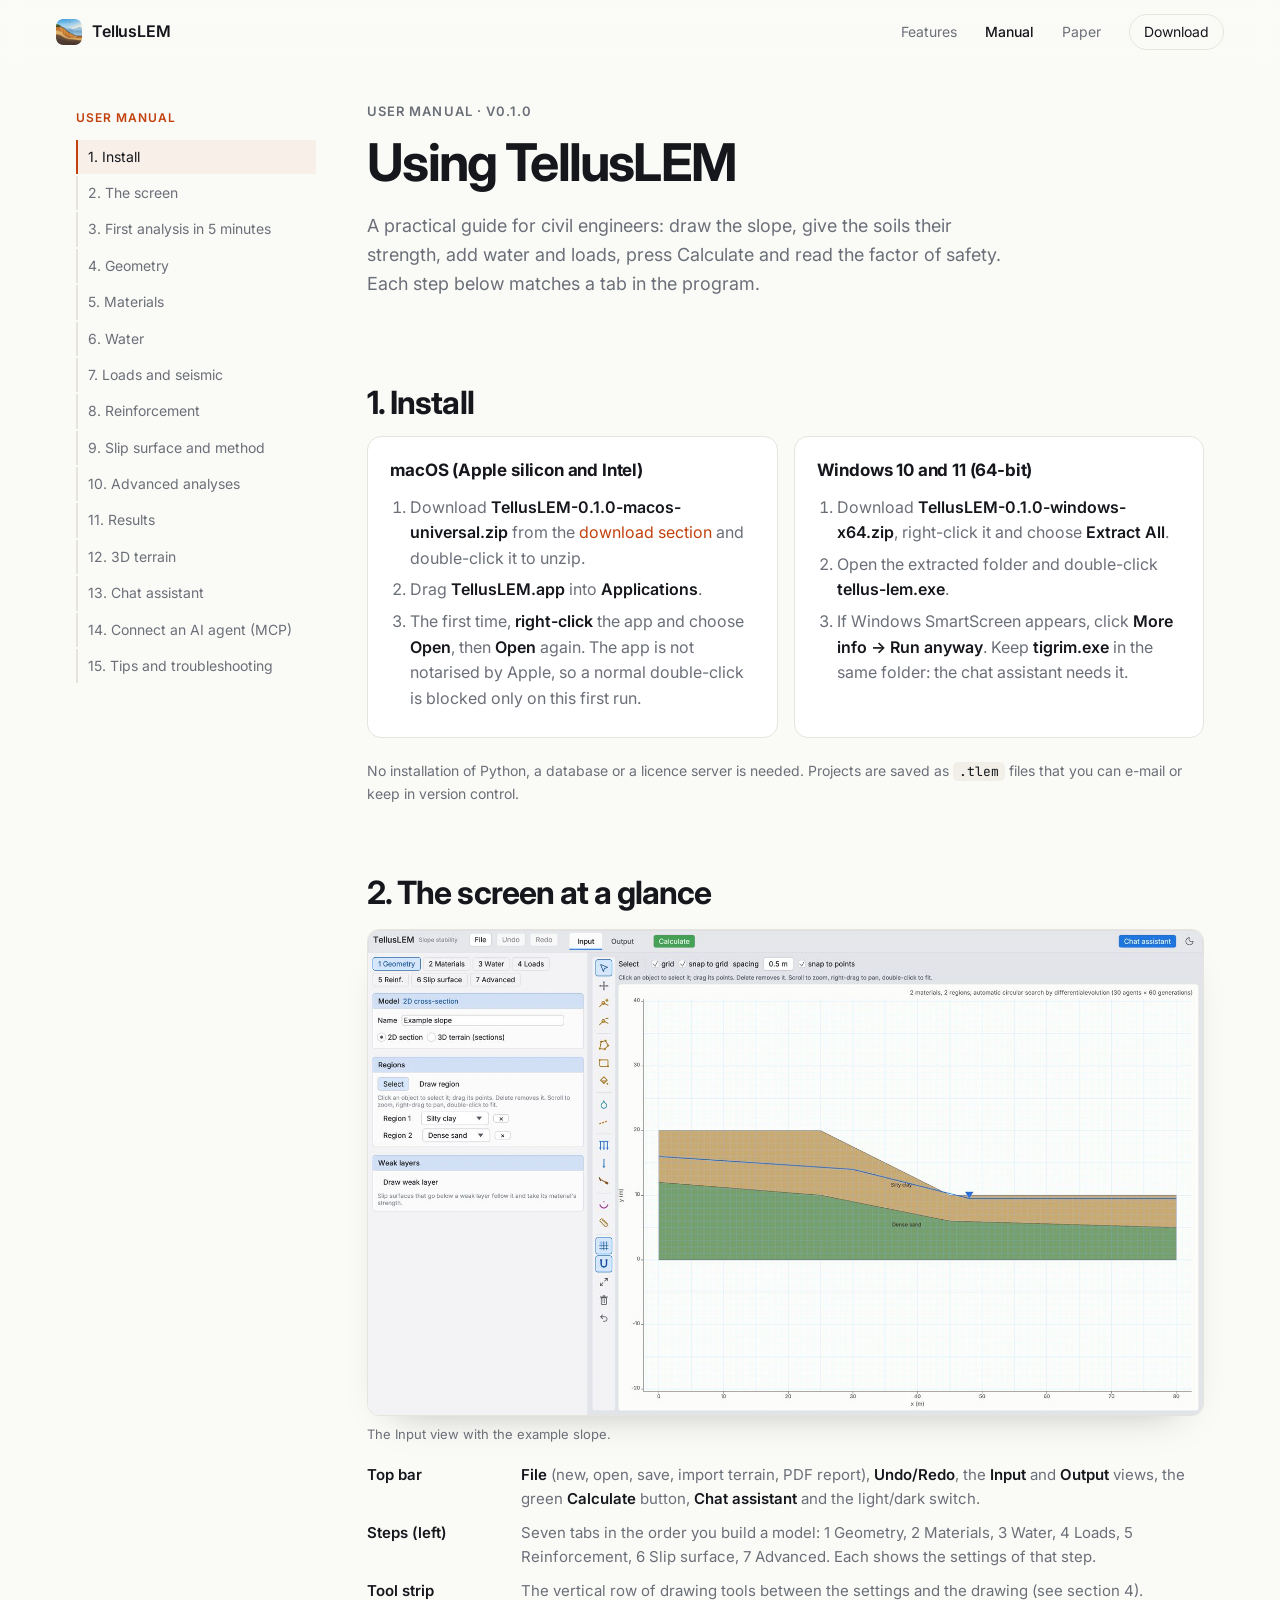
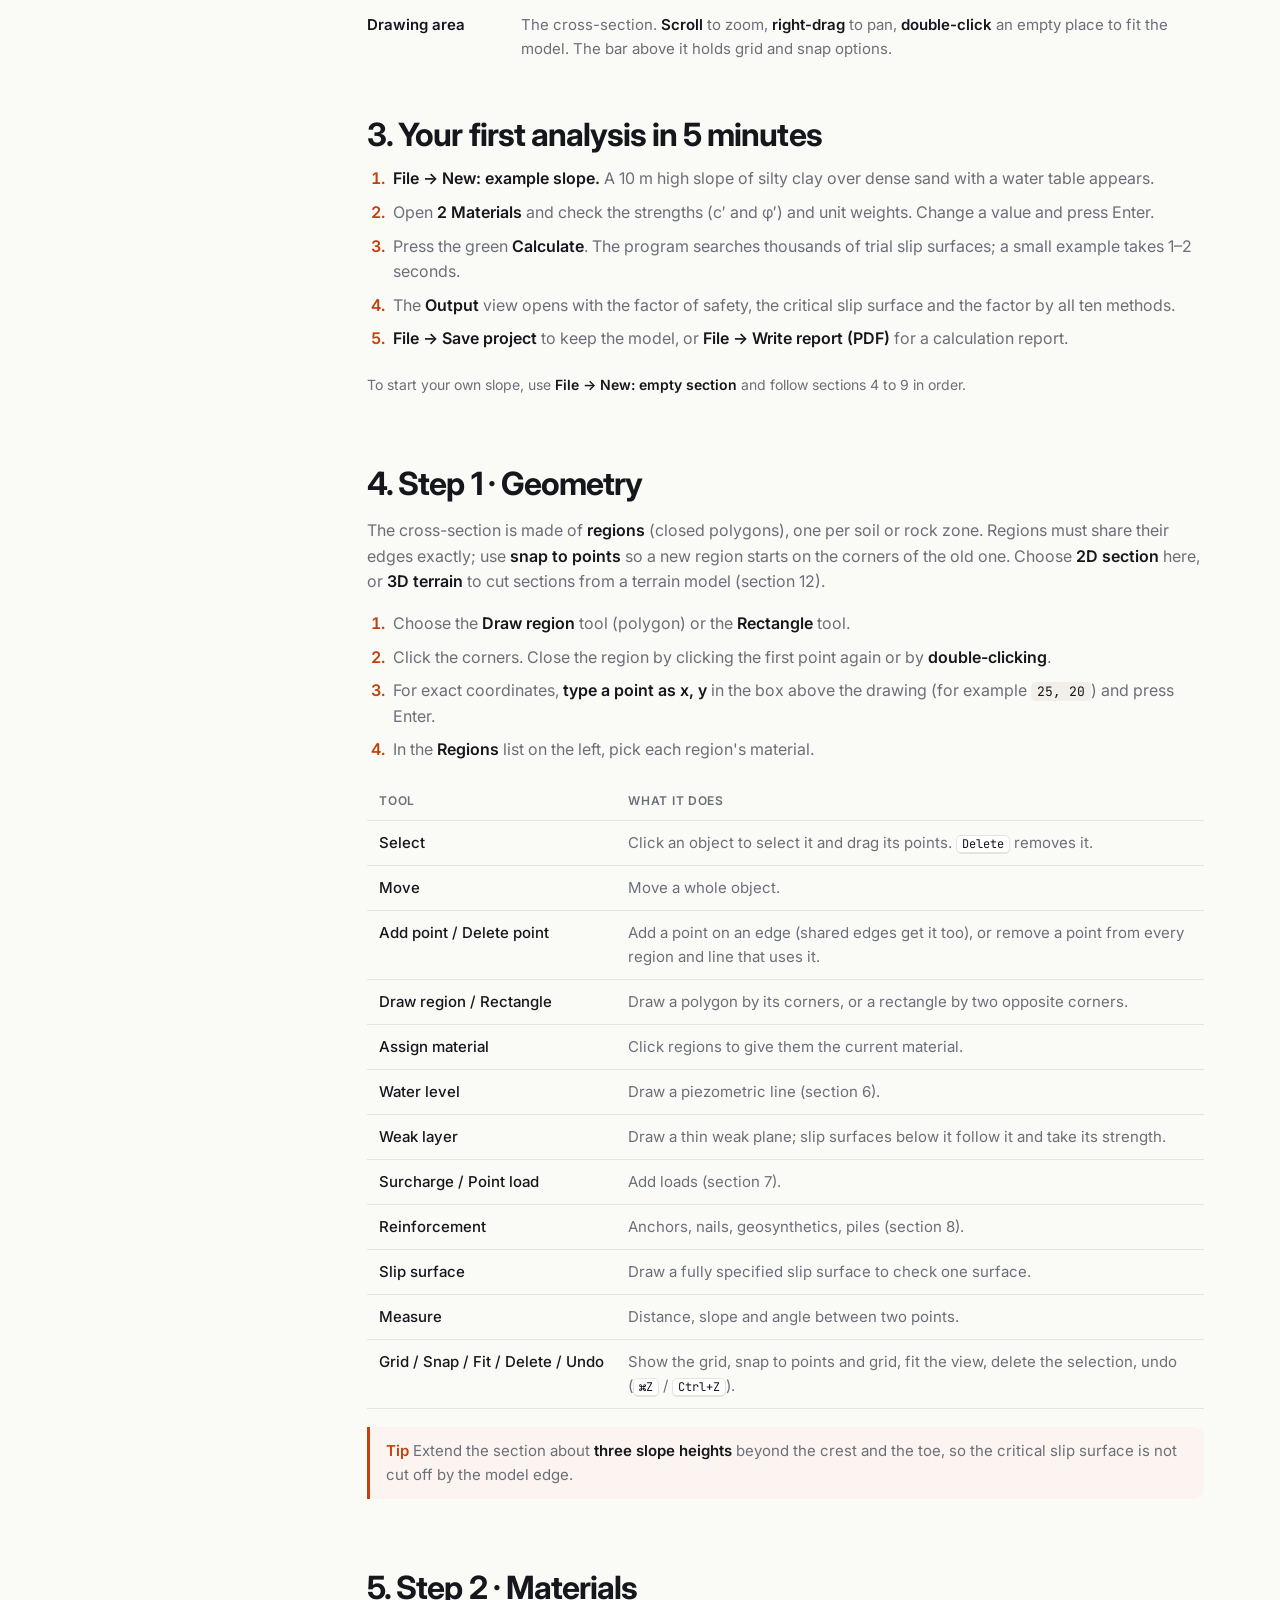
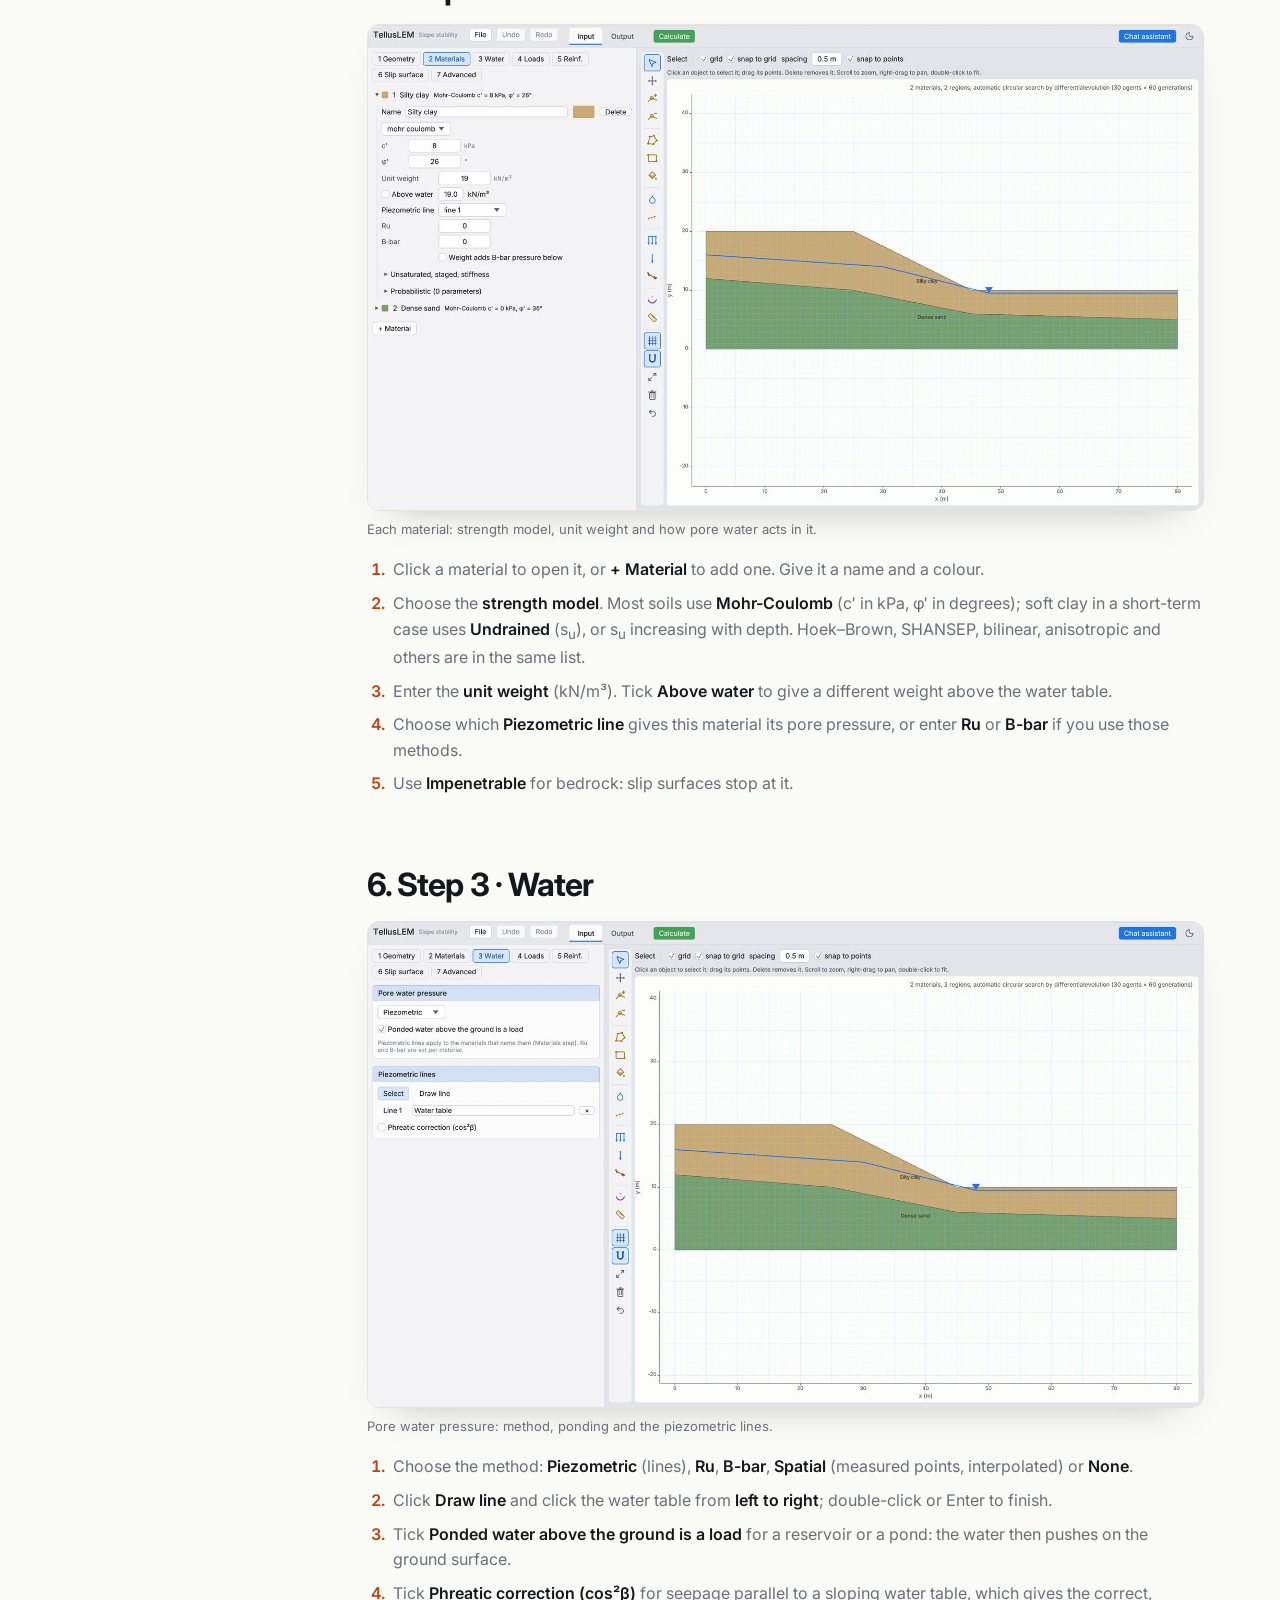
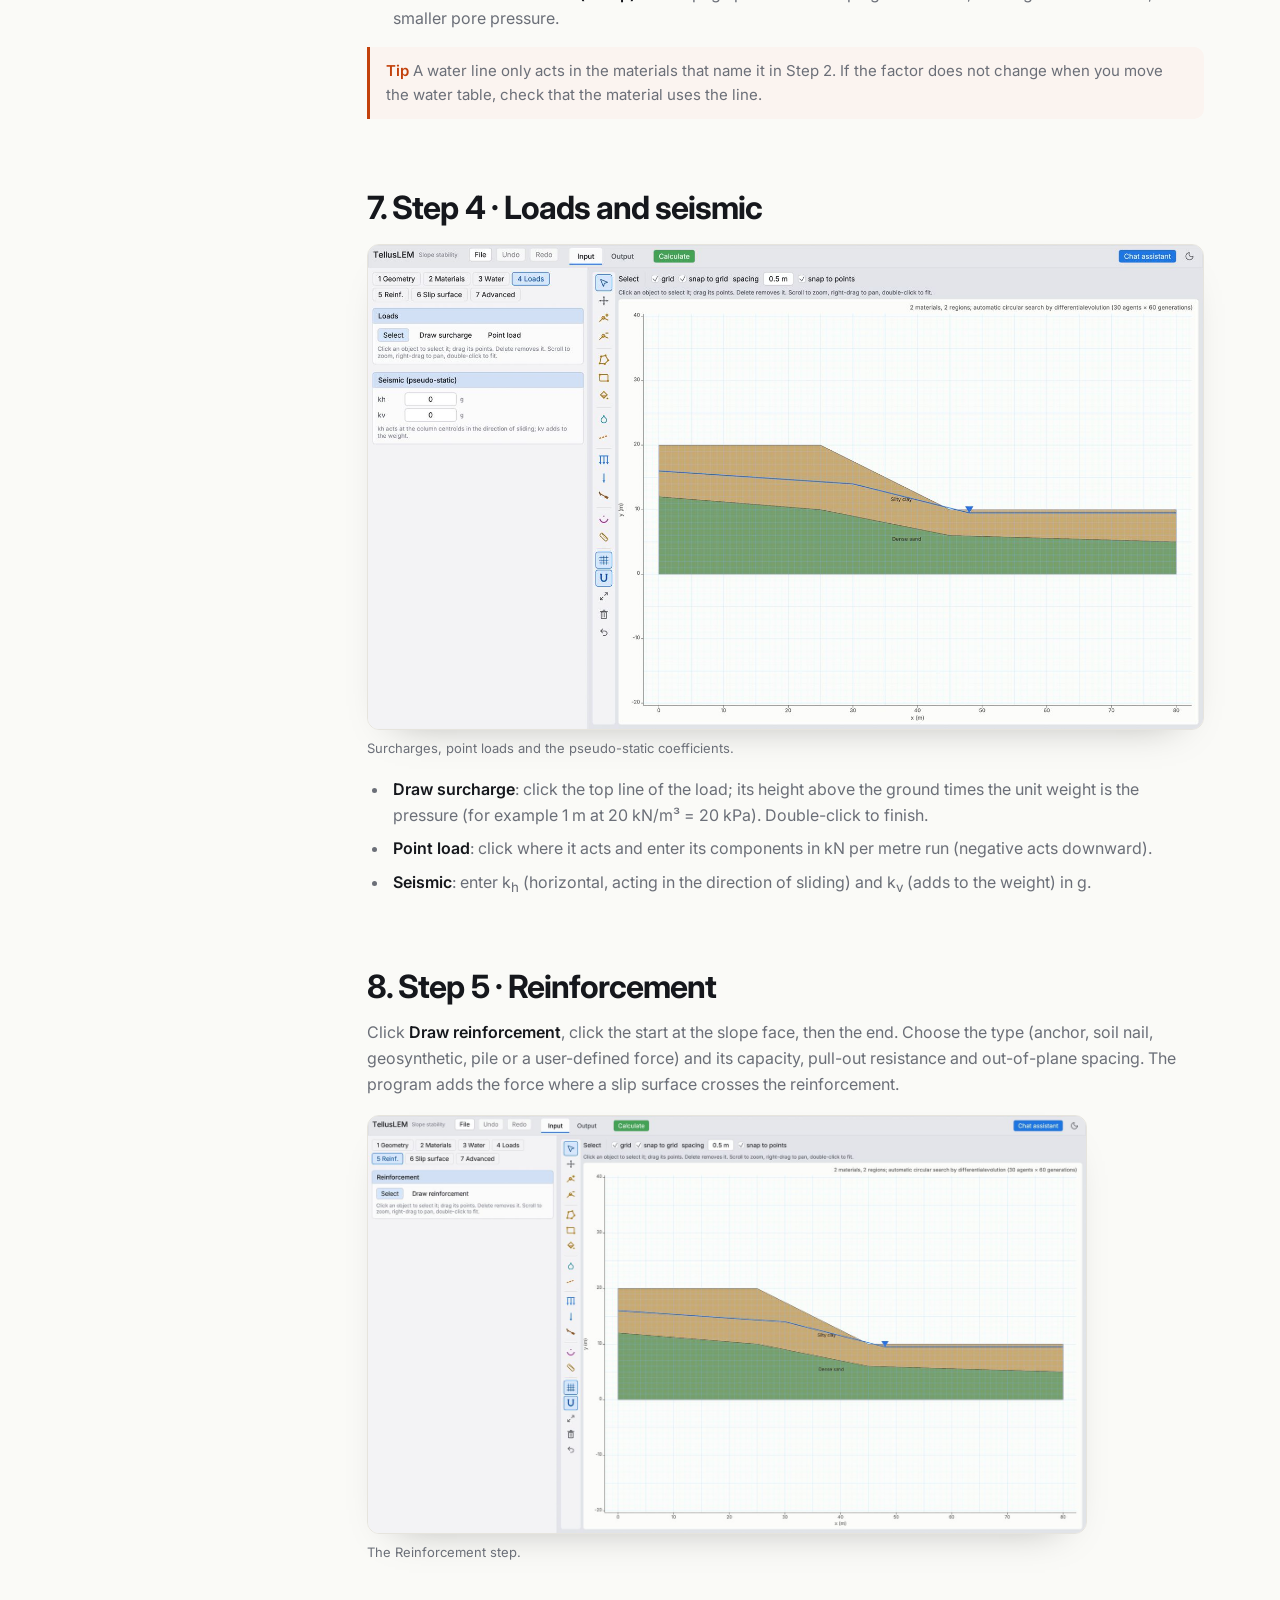
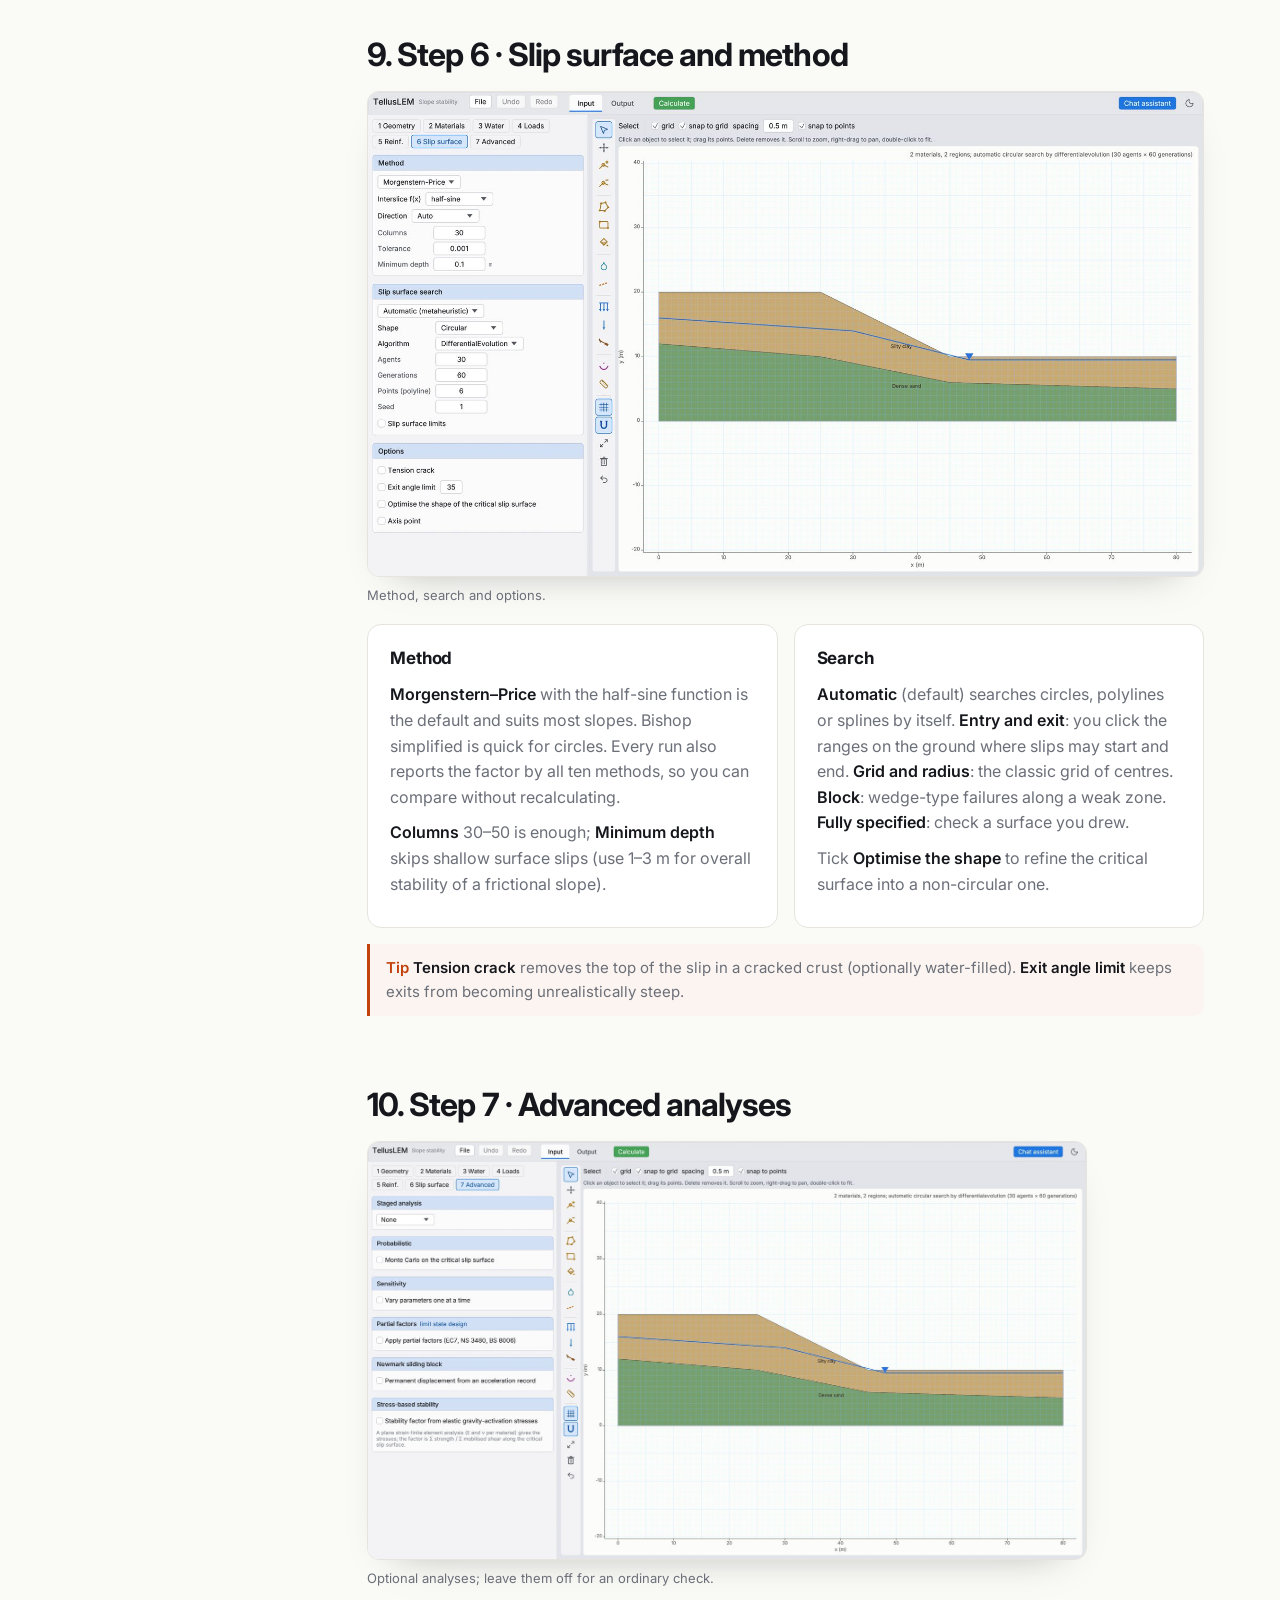
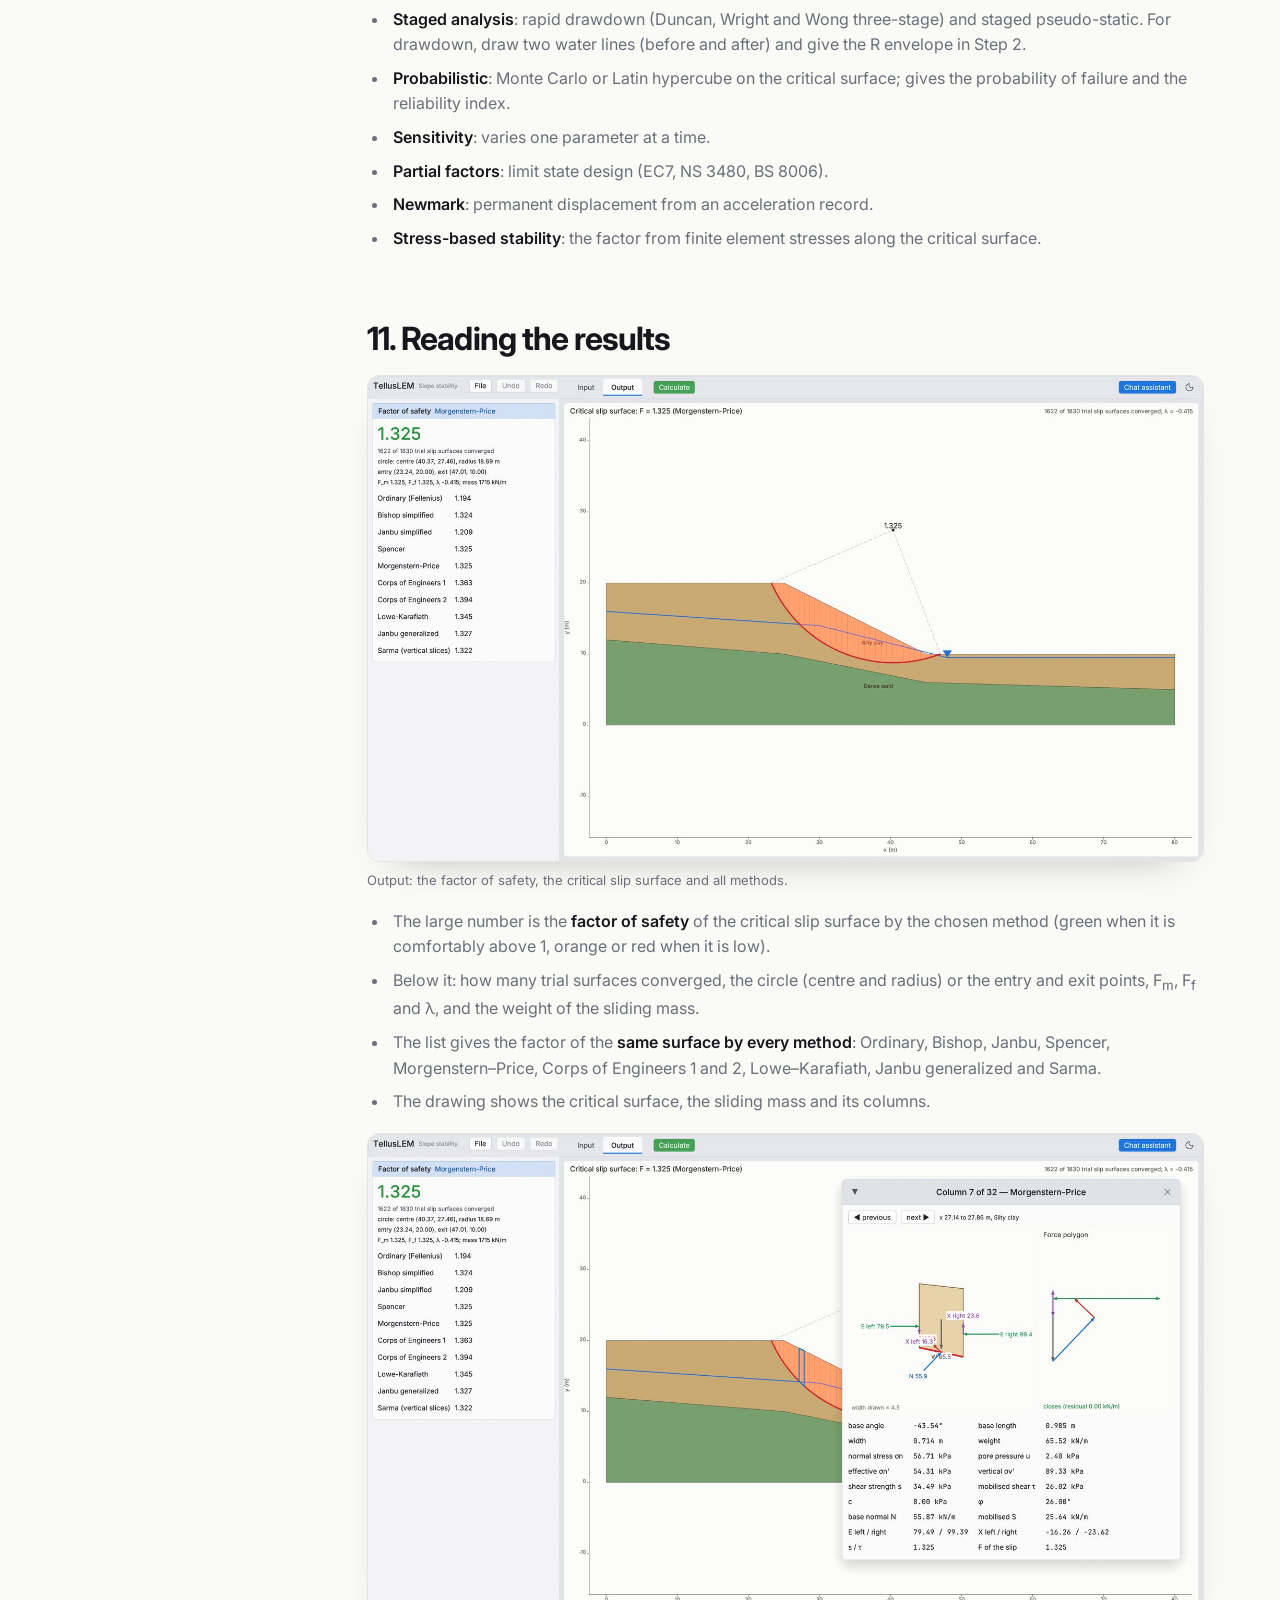
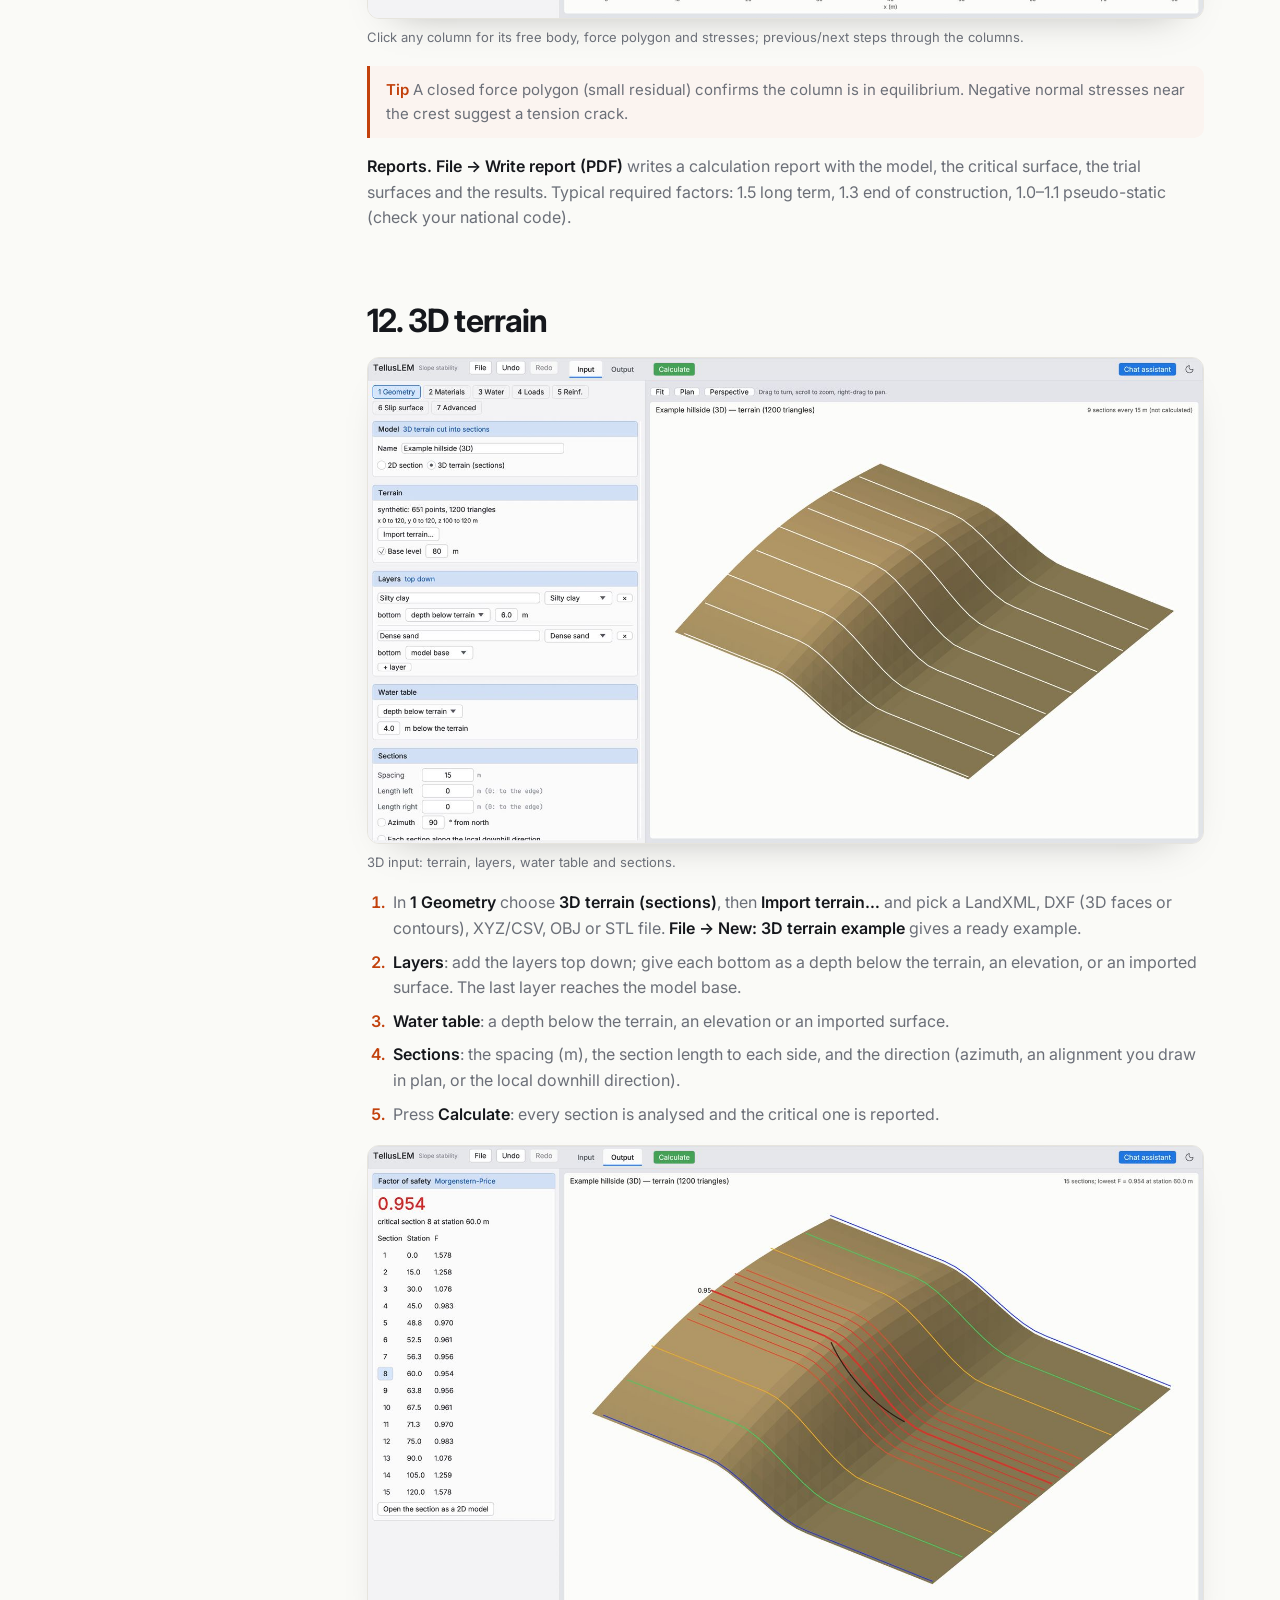
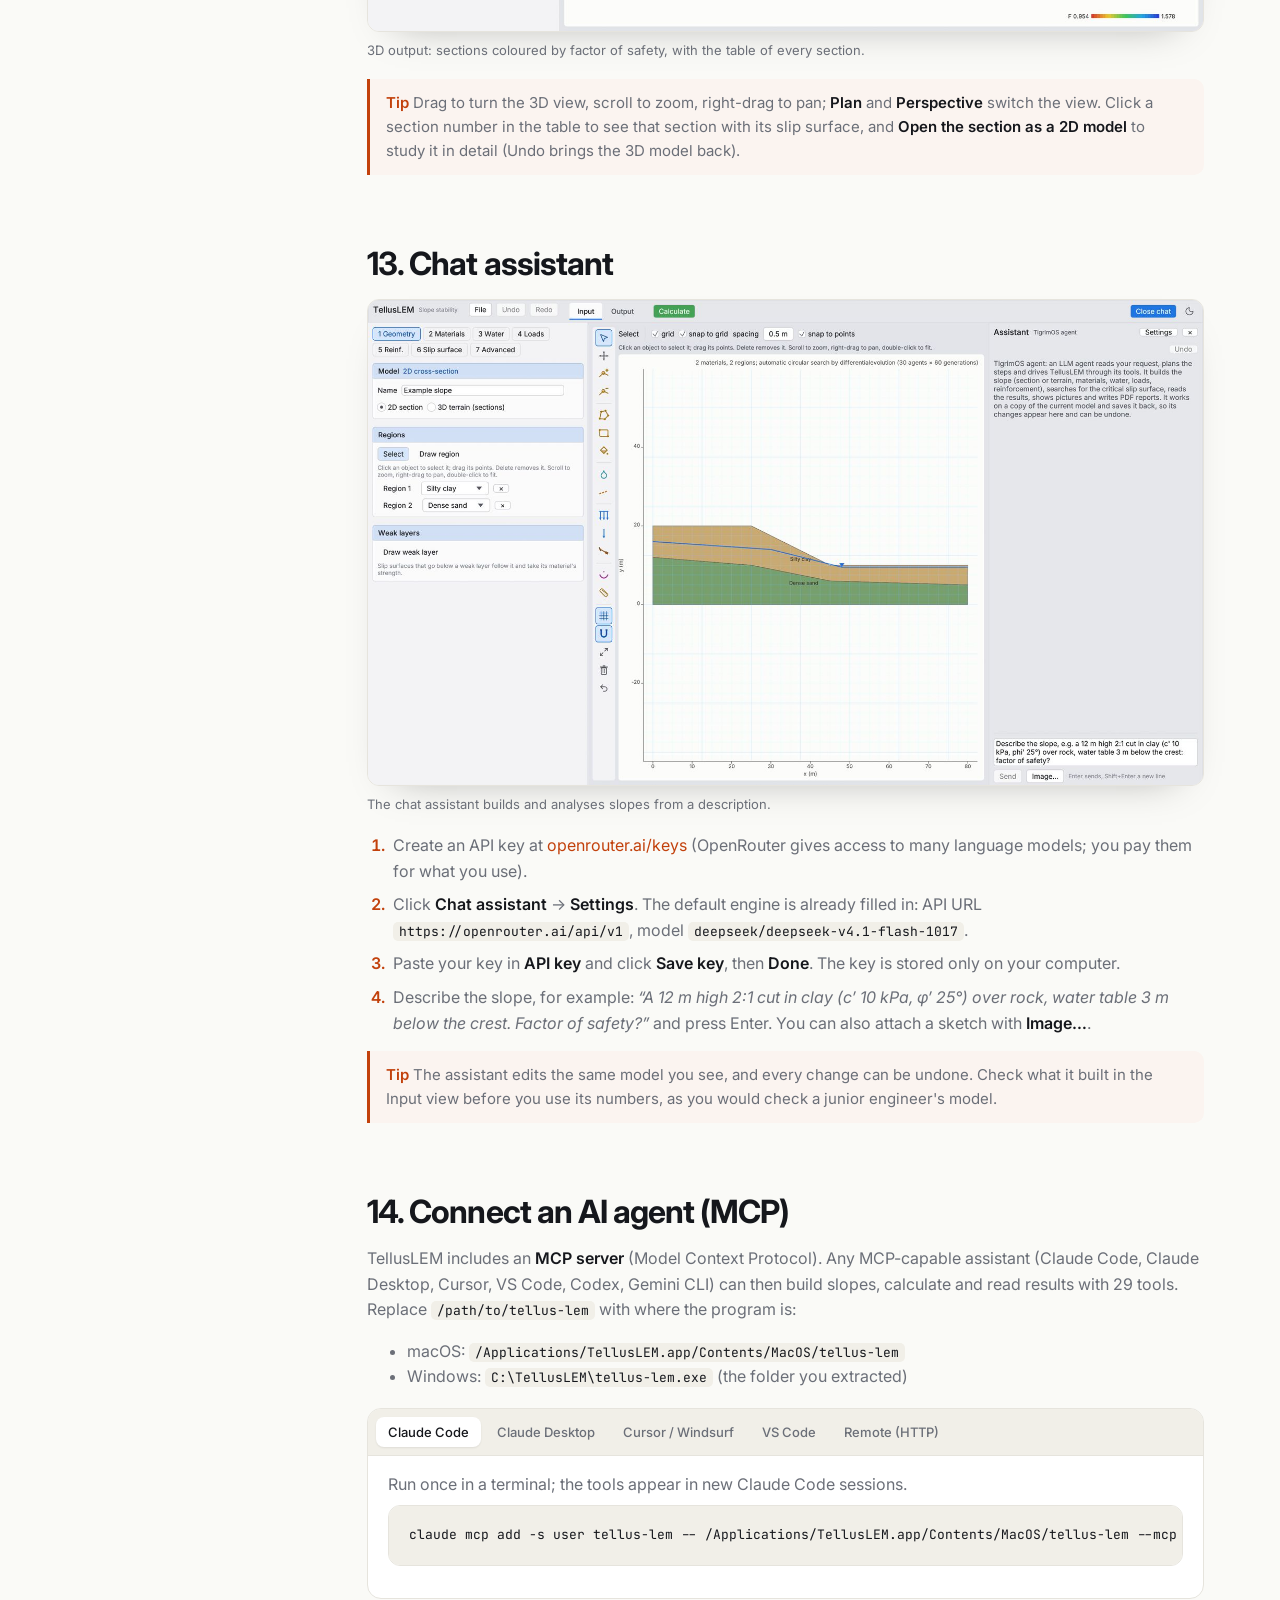
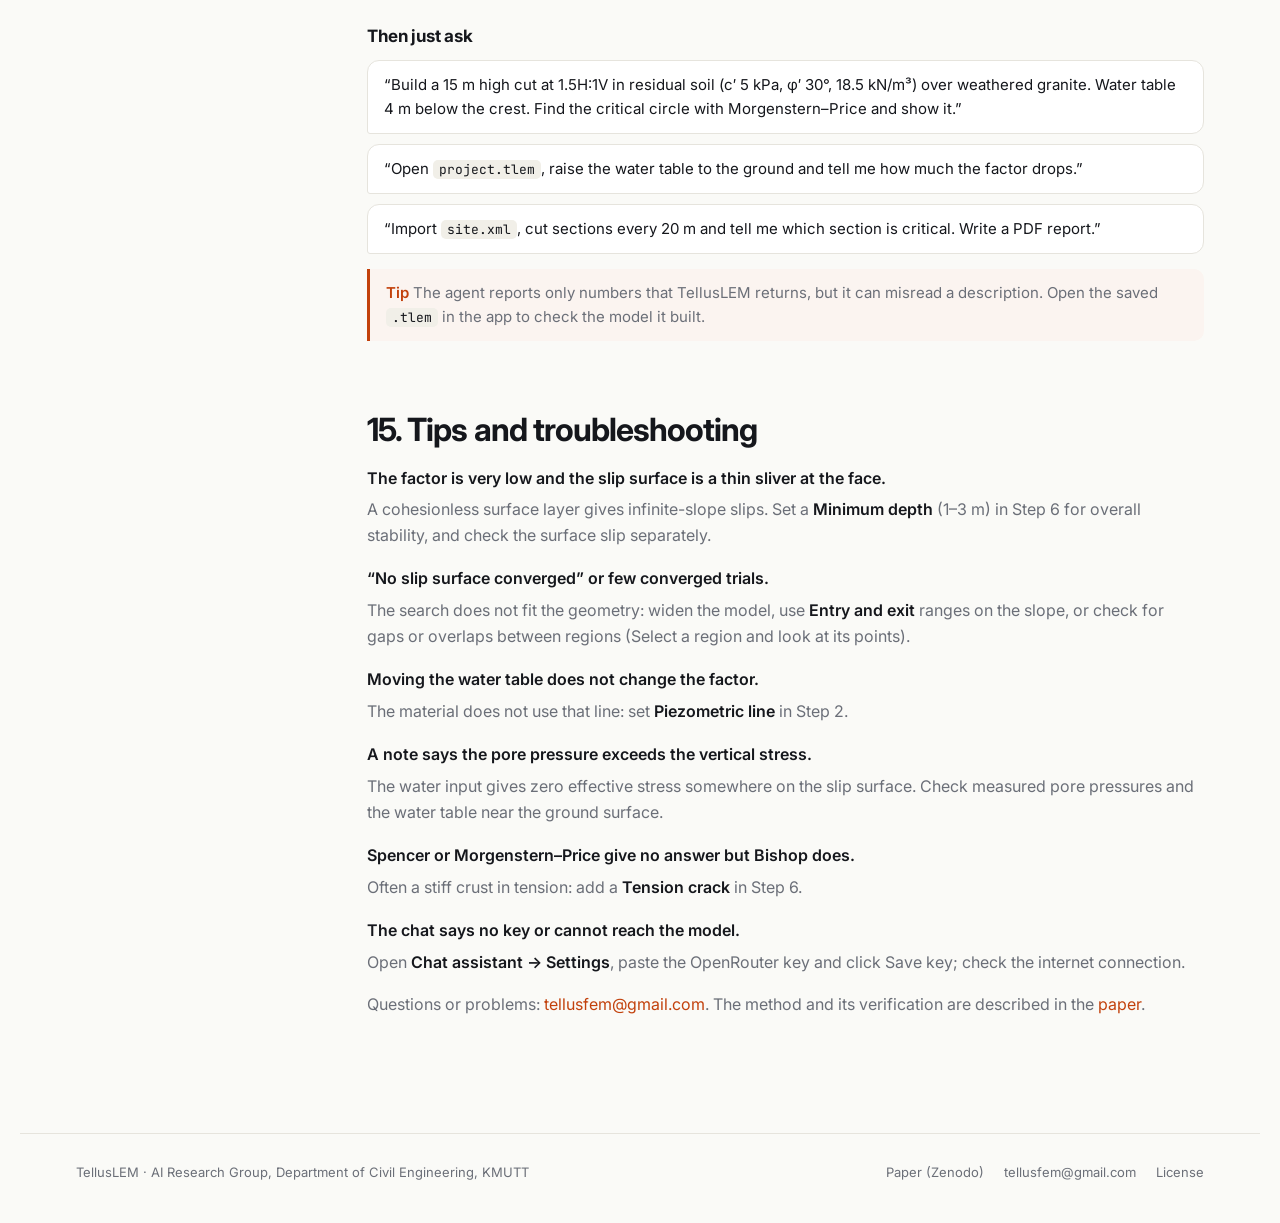
<file: manual.html>
<!doctype html>
<html lang="en">
<head>
<meta charset="utf-8">
<meta name="viewport" content="width=device-width, initial-scale=1">
<title>TellusLEM user manual</title>
<meta name="description" content="How to use TellusLEM: install, draw a slope, set materials, water and loads, calculate, read the results, use 3D terrain, the chat assistant, and connect AI agents through MCP.">
<link rel="icon" href="assets/favicon-slope.png?v=2">
<link rel="preconnect" href="https://fonts.googleapis.com">
<link rel="preconnect" href="https://fonts.gstatic.com" crossorigin>
<link href="https://fonts.googleapis.com/css2?family=Inter:wght@400;500;600;700&family=JetBrains+Mono:wght@400;500&display=swap" rel="stylesheet">
<link rel="stylesheet" href="style.css?v=5">
<link rel="stylesheet" href="manual.css?v=1">
</head>
<body>

<header class="nav">
  <a class="brand" href="index.html"><img src="assets/logo-slope.png?v=2" alt=""><span>TellusLEM</span></a>
  <nav>
    <a href="index.html#features">Features</a>
    <a href="manual.html" class="current">Manual</a>
    <a href="https://zenodo.org/records/23582071">Paper</a>
    <a href="index.html#download" class="pill">Download</a>
  </nav>
</header>

<div class="manual">
  <aside class="toc" id="toc">
    <p class="toc-title">User manual</p>
    <a href="#install">1. Install</a>
    <a href="#screen">2. The screen</a>
    <a href="#first">3. First analysis in 5 minutes</a>
    <a href="#geometry">4. Geometry</a>
    <a href="#materials">5. Materials</a>
    <a href="#water">6. Water</a>
    <a href="#loads">7. Loads and seismic</a>
    <a href="#reinforcement">8. Reinforcement</a>
    <a href="#slip">9. Slip surface and method</a>
    <a href="#advanced">10. Advanced analyses</a>
    <a href="#output">11. Results</a>
    <a href="#terrain">12. 3D terrain</a>
    <a href="#chat">13. Chat assistant</a>
    <a href="#mcp">14. Connect an AI agent (MCP)</a>
    <a href="#tips">15. Tips and troubleshooting</a>
  </aside>

  <article class="doc">
    <header class="doc-head reveal">
      <p class="eyebrow">User manual · v0.1.0</p>
      <h1>Using TellusLEM</h1>
      <p class="lede">A practical guide for civil engineers: draw the slope, give the soils their strength, add water and loads, press Calculate and read the factor of safety. Each step below matches a tab in the program.</p>
    </header>

    <!-- 1 install -->
    <section id="install" class="sec">
      <h2>1. Install</h2>
      <div class="two">
        <div class="box reveal">
          <h3>macOS (Apple silicon and Intel)</h3>
          <ol>
            <li>Download <b>TellusLEM-0.1.0-macos-universal.zip</b> from the <a href="index.html#download">download section</a> and double-click it to unzip.</li>
            <li>Drag <b>TellusLEM.app</b> into <b>Applications</b>.</li>
            <li>The first time, <b>right-click</b> the app and choose <b>Open</b>, then <b>Open</b> again. The app is not notarised by Apple, so a normal double-click is blocked only on this first run.</li>
          </ol>
        </div>
        <div class="box reveal">
          <h3>Windows 10 and 11 (64-bit)</h3>
          <ol>
            <li>Download <b>TellusLEM-0.1.0-windows-x64.zip</b>, right-click it and choose <b>Extract All</b>.</li>
            <li>Open the extracted folder and double-click <b>tellus-lem.exe</b>.</li>
            <li>If Windows SmartScreen appears, click <b>More info → Run anyway</b>. Keep <b>tigrim.exe</b> in the same folder: the chat assistant needs it.</li>
          </ol>
        </div>
      </div>
      <p class="note reveal">No installation of Python, a database or a licence server is needed. Projects are saved as <code>.tlem</code> files that you can e-mail or keep in version control.</p>
    </section>

    <!-- 2 screen -->
    <section id="screen" class="sec">
      <h2>2. The screen at a glance</h2>
      <figure class="shot zoom reveal"><img src="assets/manual/geometry.jpg" alt="TellusLEM main window in the Input view with the example slope"><figcaption>The Input view with the example slope.</figcaption></figure>
      <div class="legend reveal">
        <div><b>Top bar</b><span><b>File</b> (new, open, save, import terrain, PDF report), <b>Undo/Redo</b>, the <b>Input</b> and <b>Output</b> views, the green <b>Calculate</b> button, <b>Chat assistant</b> and the light/dark switch.</span></div>
        <div><b>Steps (left)</b><span>Seven tabs in the order you build a model: 1 Geometry, 2 Materials, 3 Water, 4 Loads, 5 Reinforcement, 6 Slip surface, 7 Advanced. Each shows the settings of that step.</span></div>
        <div><b>Tool strip</b><span>The vertical row of drawing tools between the settings and the drawing (see section 4).</span></div>
        <div><b>Drawing area</b><span>The cross-section. <b>Scroll</b> to zoom, <b>right-drag</b> to pan, <b>double-click</b> an empty place to fit the model. The bar above it holds grid and snap options.</span></div>
      </div>
    </section>

    <!-- 3 first -->
    <section id="first" class="sec">
      <h2>3. Your first analysis in 5 minutes</h2>
      <ol class="steps reveal">
        <li><b>File → New: example slope.</b> A 10 m high slope of silty clay over dense sand with a water table appears.</li>
        <li>Open <b>2 Materials</b> and check the strengths (c′ and φ′) and unit weights. Change a value and press Enter.</li>
        <li>Press the green <b>Calculate</b>. The program searches thousands of trial slip surfaces; a small example takes 1–2 seconds.</li>
        <li>The <b>Output</b> view opens with the factor of safety, the critical slip surface and the factor by all ten methods.</li>
        <li><b>File → Save project</b> to keep the model, or <b>File → Write report (PDF)</b> for a calculation report.</li>
      </ol>
      <p class="note reveal">To start your own slope, use <b>File → New: empty section</b> and follow sections 4 to 9 in order.</p>
    </section>

    <!-- 4 geometry -->
    <section id="geometry" class="sec">
      <h2>4. Step 1 · Geometry</h2>
      <p class="reveal">The cross-section is made of <b>regions</b> (closed polygons), one per soil or rock zone. Regions must share their edges exactly; use <b>snap to points</b> so a new region starts on the corners of the old one. Choose <b>2D section</b> here, or <b>3D terrain</b> to cut sections from a terrain model (section 12).</p>
      <ol class="steps reveal">
        <li>Choose the <b>Draw region</b> tool (polygon) or the <b>Rectangle</b> tool.</li>
        <li>Click the corners. Close the region by clicking the first point again or by <b>double-clicking</b>.</li>
        <li>For exact coordinates, <b>type a point as x, y</b> in the box above the drawing (for example <code>25, 20</code>) and press Enter.</li>
        <li>In the <b>Regions</b> list on the left, pick each region's material.</li>
      </ol>
      <table class="tools reveal">
        <thead><tr><th>Tool</th><th>What it does</th></tr></thead>
        <tbody>
          <tr><td>Select</td><td>Click an object to select it and drag its points. <kbd>Delete</kbd> removes it.</td></tr>
          <tr><td>Move</td><td>Move a whole object.</td></tr>
          <tr><td>Add point / Delete point</td><td>Add a point on an edge (shared edges get it too), or remove a point from every region and line that uses it.</td></tr>
          <tr><td>Draw region / Rectangle</td><td>Draw a polygon by its corners, or a rectangle by two opposite corners.</td></tr>
          <tr><td>Assign material</td><td>Click regions to give them the current material.</td></tr>
          <tr><td>Water level</td><td>Draw a piezometric line (section 6).</td></tr>
          <tr><td>Weak layer</td><td>Draw a thin weak plane; slip surfaces below it follow it and take its strength.</td></tr>
          <tr><td>Surcharge / Point load</td><td>Add loads (section 7).</td></tr>
          <tr><td>Reinforcement</td><td>Anchors, nails, geosynthetics, piles (section 8).</td></tr>
          <tr><td>Slip surface</td><td>Draw a fully specified slip surface to check one surface.</td></tr>
          <tr><td>Measure</td><td>Distance, slope and angle between two points.</td></tr>
          <tr><td>Grid / Snap / Fit / Delete / Undo</td><td>Show the grid, snap to points and grid, fit the view, delete the selection, undo (<kbd>⌘Z</kbd> / <kbd>Ctrl+Z</kbd>).</td></tr>
        </tbody>
      </table>
      <p class="tip reveal">Extend the section about <b>three slope heights</b> beyond the crest and the toe, so the critical slip surface is not cut off by the model edge.</p>
    </section>

    <!-- 5 materials -->
    <section id="materials" class="sec">
      <h2>5. Step 2 · Materials</h2>
      <figure class="shot zoom reveal"><img src="assets/manual/materials.jpg" alt="Materials step with Mohr-Coulomb strength, unit weight and piezometric line"><figcaption>Each material: strength model, unit weight and how pore water acts in it.</figcaption></figure>
      <ol class="steps reveal">
        <li>Click a material to open it, or <b>+ Material</b> to add one. Give it a name and a colour.</li>
        <li>Choose the <b>strength model</b>. Most soils use <b>Mohr-Coulomb</b> (c′ in kPa, φ′ in degrees); soft clay in a short-term case uses <b>Undrained</b> (s<sub>u</sub>), or s<sub>u</sub> increasing with depth. Hoek–Brown, SHANSEP, bilinear, anisotropic and others are in the same list.</li>
        <li>Enter the <b>unit weight</b> (kN/m³). Tick <b>Above water</b> to give a different weight above the water table.</li>
        <li>Choose which <b>Piezometric line</b> gives this material its pore pressure, or enter <b>Ru</b> or <b>B-bar</b> if you use those methods.</li>
        <li>Use <b>Impenetrable</b> for bedrock: slip surfaces stop at it.</li>
      </ol>
    </section>

    <!-- 6 water -->
    <section id="water" class="sec">
      <h2>6. Step 3 · Water</h2>
      <figure class="shot zoom reveal"><img src="assets/manual/water.jpg" alt="Water step with the piezometric method and the water table line"><figcaption>Pore water pressure: method, ponding and the piezometric lines.</figcaption></figure>
      <ol class="steps reveal">
        <li>Choose the method: <b>Piezometric</b> (lines), <b>Ru</b>, <b>B-bar</b>, <b>Spatial</b> (measured points, interpolated) or <b>None</b>.</li>
        <li>Click <b>Draw line</b> and click the water table from <b>left to right</b>; double-click or Enter to finish.</li>
        <li>Tick <b>Ponded water above the ground is a load</b> for a reservoir or a pond: the water then pushes on the ground surface.</li>
        <li>Tick <b>Phreatic correction (cos²β)</b> for seepage parallel to a sloping water table, which gives the correct, smaller pore pressure.</li>
      </ol>
      <p class="tip reveal">A water line only acts in the materials that name it in Step 2. If the factor does not change when you move the water table, check that the material uses the line.</p>
    </section>

    <!-- 7 loads -->
    <section id="loads" class="sec">
      <h2>7. Step 4 · Loads and seismic</h2>
      <figure class="shot zoom reveal"><img src="assets/manual/loads.jpg" alt="Loads step with surcharge, point load and pseudo-static coefficients"><figcaption>Surcharges, point loads and the pseudo-static coefficients.</figcaption></figure>
      <ul class="steps reveal">
        <li><b>Draw surcharge</b>: click the top line of the load; its height above the ground times the unit weight is the pressure (for example 1 m at 20 kN/m³ = 20 kPa). Double-click to finish.</li>
        <li><b>Point load</b>: click where it acts and enter its components in kN per metre run (negative acts downward).</li>
        <li><b>Seismic</b>: enter k<sub>h</sub> (horizontal, acting in the direction of sliding) and k<sub>v</sub> (adds to the weight) in g.</li>
      </ul>
    </section>

    <!-- 8 reinforcement -->
    <section id="reinforcement" class="sec">
      <h2>8. Step 5 · Reinforcement</h2>
      <p class="reveal">Click <b>Draw reinforcement</b>, click the start at the slope face, then the end. Choose the type (anchor, soil nail, geosynthetic, pile or a user-defined force) and its capacity, pull-out resistance and out-of-plane spacing. The program adds the force where a slip surface crosses the reinforcement.</p>
      <figure class="shot zoom reveal small"><img src="assets/manual/reinforcement.jpg" alt="Reinforcement step"><figcaption>The Reinforcement step.</figcaption></figure>
    </section>

    <!-- 9 slip -->
    <section id="slip" class="sec">
      <h2>9. Step 6 · Slip surface and method</h2>
      <figure class="shot zoom reveal"><img src="assets/manual/slip.jpg" alt="Slip surface step with method and search settings"><figcaption>Method, search and options.</figcaption></figure>
      <div class="two">
        <div class="box reveal">
          <h3>Method</h3>
          <p><b>Morgenstern–Price</b> with the half-sine function is the default and suits most slopes. Bishop simplified is quick for circles. Every run also reports the factor by all ten methods, so you can compare without recalculating.</p>
          <p><b>Columns</b> 30–50 is enough; <b>Minimum depth</b> skips shallow surface slips (use 1–3 m for overall stability of a frictional slope).</p>
        </div>
        <div class="box reveal">
          <h3>Search</h3>
          <p><b>Automatic</b> (default) searches circles, polylines or splines by itself. <b>Entry and exit</b>: you click the ranges on the ground where slips may start and end. <b>Grid and radius</b>: the classic grid of centres. <b>Block</b>: wedge-type failures along a weak zone. <b>Fully specified</b>: check a surface you drew.</p>
          <p>Tick <b>Optimise the shape</b> to refine the critical surface into a non-circular one.</p>
        </div>
      </div>
      <p class="tip reveal"><b>Tension crack</b> removes the top of the slip in a cracked crust (optionally water-filled). <b>Exit angle limit</b> keeps exits from becoming unrealistically steep.</p>
    </section>

    <!-- 10 advanced -->
    <section id="advanced" class="sec">
      <h2>10. Step 7 · Advanced analyses</h2>
      <figure class="shot zoom reveal small"><img src="assets/manual/advanced.jpg" alt="Advanced step with staged, probabilistic and other analyses"><figcaption>Optional analyses; leave them off for an ordinary check.</figcaption></figure>
      <ul class="steps reveal">
        <li><b>Staged analysis</b>: rapid drawdown (Duncan, Wright and Wong three-stage) and staged pseudo-static. For drawdown, draw two water lines (before and after) and give the R envelope in Step 2.</li>
        <li><b>Probabilistic</b>: Monte Carlo or Latin hypercube on the critical surface; gives the probability of failure and the reliability index.</li>
        <li><b>Sensitivity</b>: varies one parameter at a time.</li>
        <li><b>Partial factors</b>: limit state design (EC7, NS 3480, BS 8006).</li>
        <li><b>Newmark</b>: permanent displacement from an acceleration record.</li>
        <li><b>Stress-based stability</b>: the factor from finite element stresses along the critical surface.</li>
      </ul>
    </section>

    <!-- 11 output -->
    <section id="output" class="sec">
      <h2>11. Reading the results</h2>
      <figure class="shot zoom reveal"><img src="assets/manual/output.jpg" alt="Output view with factor of safety 1.325 and the critical circle"><figcaption>Output: the factor of safety, the critical slip surface and all methods.</figcaption></figure>
      <ul class="steps reveal">
        <li>The large number is the <b>factor of safety</b> of the critical slip surface by the chosen method (green when it is comfortably above 1, orange or red when it is low).</li>
        <li>Below it: how many trial surfaces converged, the circle (centre and radius) or the entry and exit points, F<sub>m</sub>, F<sub>f</sub> and λ, and the weight of the sliding mass.</li>
        <li>The list gives the factor of the <b>same surface by every method</b>: Ordinary, Bishop, Janbu, Spencer, Morgenstern–Price, Corps of Engineers 1 and 2, Lowe–Karafiath, Janbu generalized and Sarma.</li>
        <li>The drawing shows the critical surface, the sliding mass and its columns.</li>
      </ul>
      <figure class="shot zoom reveal"><img src="assets/manual/column.jpg" alt="Column window with free body diagram, force polygon and stresses"><figcaption>Click any column for its free body, force polygon and stresses; previous/next steps through the columns.</figcaption></figure>
      <p class="tip reveal">A closed force polygon (small residual) confirms the column is in equilibrium. Negative normal stresses near the crest suggest a tension crack.</p>
      <p class="reveal"><b>Reports.</b> <b>File → Write report (PDF)</b> writes a calculation report with the model, the critical surface, the trial surfaces and the results. Typical required factors: 1.5 long term, 1.3 end of construction, 1.0–1.1 pseudo-static (check your national code).</p>
    </section>

    <!-- 12 terrain -->
    <section id="terrain" class="sec">
      <h2>12. 3D terrain</h2>
      <figure class="shot zoom reveal"><img src="assets/manual/3dinput.jpg" alt="3D terrain input with layers, water table and section settings"><figcaption>3D input: terrain, layers, water table and sections.</figcaption></figure>
      <ol class="steps reveal">
        <li>In <b>1 Geometry</b> choose <b>3D terrain (sections)</b>, then <b>Import terrain…</b> and pick a LandXML, DXF (3D faces or contours), XYZ/CSV, OBJ or STL file. <b>File → New: 3D terrain example</b> gives a ready example.</li>
        <li><b>Layers</b>: add the layers top down; give each bottom as a depth below the terrain, an elevation, or an imported surface. The last layer reaches the model base.</li>
        <li><b>Water table</b>: a depth below the terrain, an elevation or an imported surface.</li>
        <li><b>Sections</b>: the spacing (m), the section length to each side, and the direction (azimuth, an alignment you draw in plan, or the local downhill direction).</li>
        <li>Press <b>Calculate</b>: every section is analysed and the critical one is reported.</li>
      </ol>
      <figure class="shot zoom reveal"><img src="assets/manual/3d.jpg" alt="3D output with sections coloured by factor of safety"><figcaption>3D output: sections coloured by factor of safety, with the table of every section.</figcaption></figure>
      <p class="tip reveal">Drag to turn the 3D view, scroll to zoom, right-drag to pan; <b>Plan</b> and <b>Perspective</b> switch the view. Click a section number in the table to see that section with its slip surface, and <b>Open the section as a 2D model</b> to study it in detail (Undo brings the 3D model back).</p>
    </section>

    <!-- 13 chat -->
    <section id="chat" class="sec">
      <h2>13. Chat assistant</h2>
      <figure class="shot zoom reveal"><img src="assets/manual/chat.jpg" alt="Chat assistant panel next to the model"><figcaption>The chat assistant builds and analyses slopes from a description.</figcaption></figure>
      <ol class="steps reveal">
        <li>Create an API key at <a href="https://openrouter.ai/keys">openrouter.ai/keys</a> (OpenRouter gives access to many language models; you pay them for what you use).</li>
        <li>Click <b>Chat assistant</b> → <b>Settings</b>. The default engine is already filled in: API URL <code>https://openrouter.ai/api/v1</code>, model <code>deepseek/deepseek-v4.1-flash-1017</code>.</li>
        <li>Paste your key in <b>API key</b> and click <b>Save key</b>, then <b>Done</b>. The key is stored only on your computer.</li>
        <li>Describe the slope, for example: <i>“A 12 m high 2:1 cut in clay (c′ 10 kPa, φ′ 25°) over rock, water table 3 m below the crest. Factor of safety?”</i> and press Enter. You can also attach a sketch with <b>Image…</b>.</li>
      </ol>
      <p class="tip reveal">The assistant edits the same model you see, and every change can be undone. Check what it built in the Input view before you use its numbers, as you would check a junior engineer's model.</p>
    </section>

    <!-- 14 mcp -->
    <section id="mcp" class="sec">
      <h2>14. Connect an AI agent (MCP)</h2>
      <p class="reveal">TellusLEM includes an <b>MCP server</b> (Model Context Protocol). Any MCP-capable assistant (Claude Code, Claude Desktop, Cursor, VS Code, Codex, Gemini CLI) can then build slopes, calculate and read results with 29 tools. Replace <code>/path/to/tellus-lem</code> with where the program is:</p>
      <ul class="paths reveal">
        <li>macOS: <code>/Applications/TellusLEM.app/Contents/MacOS/tellus-lem</code></li>
        <li>Windows: <code>C:\TellusLEM\tellus-lem.exe</code> (the folder you extracted)</li>
      </ul>

      <div class="tabs reveal" id="mcp-tabs">
        <div class="tab-bar">
          <button class="on" data-tab="cc">Claude Code</button>
          <button data-tab="cd">Claude Desktop</button>
          <button data-tab="cu">Cursor / Windsurf</button>
          <button data-tab="vs">VS Code</button>
          <button data-tab="http">Remote (HTTP)</button>
        </div>
        <div class="tab on" data-tab="cc">
          <p>Run once in a terminal; the tools appear in new Claude Code sessions.</p>
          <pre class="code copy">claude mcp add -s user tellus-lem -- /Applications/TellusLEM.app/Contents/MacOS/tellus-lem --mcp</pre>
        </div>
        <div class="tab" data-tab="cd">
          <p>Open <b>Settings → Developer → Edit Config</b> and add, then restart Claude Desktop:</p>
          <pre class="code copy">{
  "mcpServers": {
    "tellus-lem": {
      "command": "/Applications/TellusLEM.app/Contents/MacOS/tellus-lem",
      "args": ["--mcp"]
    }
  }
}</pre>
        </div>
        <div class="tab" data-tab="cu">
          <p>In the MCP settings (Cursor: <b>Settings → MCP → Add new server</b>), add:</p>
          <pre class="code copy">{
  "mcpServers": {
    "tellus-lem": { "command": "C:\\TellusLEM\\tellus-lem.exe", "args": ["--mcp"] }
  }
}</pre>
        </div>
        <div class="tab" data-tab="vs">
          <p>Create <code>.vscode/mcp.json</code> in your project (Copilot agent mode):</p>
          <pre class="code copy">{
  "servers": {
    "tellus-lem": { "type": "stdio", "command": "/path/to/tellus-lem", "args": ["--mcp"] }
  }
}</pre>
        </div>
        <div class="tab" data-tab="http">
          <p>For agents on other computers, start one server with a secret token, then connect each agent to its address:</p>
          <pre class="code copy">tellus-lem --mcp --http 0.0.0.0:8787 --token YOUR-LONG-SECRET --root ~/tellus-work</pre>
          <pre class="code copy">claude mcp add --transport http tellus-lem http://SERVER:8787/mcp --header "Authorization: Bearer YOUR-LONG-SECRET"</pre>
          <p class="small">Each agent gets its own model. Use it on a local network or VPN, or behind an HTTPS proxy on the internet. Files can only be read and written inside <code>--root</code>.</p>
        </div>
      </div>

      <h3 class="reveal">Then just ask</h3>
      <div class="ask reveal">
        <p>“Build a 15 m high cut at 1.5H:1V in residual soil (c′ 5 kPa, φ′ 30°, 18.5 kN/m³) over weathered granite. Water table 4 m below the crest. Find the critical circle with Morgenstern–Price and show it.”</p>
        <p>“Open <code>project.tlem</code>, raise the water table to the ground and tell me how much the factor drops.”</p>
        <p>“Import <code>site.xml</code>, cut sections every 20 m and tell me which section is critical. Write a PDF report.”</p>
      </div>
      <p class="tip reveal">The agent reports only numbers that TellusLEM returns, but it can misread a description. Open the saved <code>.tlem</code> in the app to check the model it built.</p>
    </section>

    <!-- 15 tips -->
    <section id="tips" class="sec">
      <h2>15. Tips and troubleshooting</h2>
      <dl class="faq reveal">
        <dt>The factor is very low and the slip surface is a thin sliver at the face.</dt>
        <dd>A cohesionless surface layer gives infinite-slope slips. Set a <b>Minimum depth</b> (1–3 m) in Step 6 for overall stability, and check the surface slip separately.</dd>
        <dt>“No slip surface converged” or few converged trials.</dt>
        <dd>The search does not fit the geometry: widen the model, use <b>Entry and exit</b> ranges on the slope, or check for gaps or overlaps between regions (Select a region and look at its points).</dd>
        <dt>Moving the water table does not change the factor.</dt>
        <dd>The material does not use that line: set <b>Piezometric line</b> in Step 2.</dd>
        <dt>A note says the pore pressure exceeds the vertical stress.</dt>
        <dd>The water input gives zero effective stress somewhere on the slip surface. Check measured pore pressures and the water table near the ground surface.</dd>
        <dt>Spencer or Morgenstern–Price give no answer but Bishop does.</dt>
        <dd>Often a stiff crust in tension: add a <b>Tension crack</b> in Step 6.</dd>
        <dt>The chat says no key or cannot reach the model.</dt>
        <dd>Open <b>Chat assistant → Settings</b>, paste the OpenRouter key and click Save key; check the internet connection.</dd>
      </dl>
      <p class="reveal">Questions or problems: <a href="mailto:tellusfem@gmail.com">tellusfem@gmail.com</a>. The method and its verification are described in the <a href="https://zenodo.org/records/23582071">paper</a>.</p>
    </section>
  </article>
</div>

<div class="lightbox" id="lightbox" aria-hidden="true"><img alt=""></div>

<footer>
  <span>TellusLEM · AI Research Group, Department of Civil Engineering, KMUTT</span>
  <span class="links">
    <a href="https://zenodo.org/records/23582071">Paper (Zenodo)</a>
    <a href="mailto:tellusfem@gmail.com">tellusfem@gmail.com</a>
  </span>
</footer>

<script src="manual.js?v=1"></script>
<script src="license.js?v=1"></script>
</body>
</html>
</file>
<file: style.css>
:root {
  --bg: #fafaf7;
  --fg: #15171c;
  --muted: #6b6f78;
  --line: #e6e4dd;
  --card: #ffffff;
  --accent: #c2410c;
  --slip: #d1382b;
  --soil: #e9dcc1;
  --soil2: #d9c7a3;
  --code-bg: #f1efe8;
  --term-bg: #111317;
  --term-fg: #d7dae0;
  --radius: 14px;
  --sans: "Inter", -apple-system, BlinkMacSystemFont, "Segoe UI", sans-serif;
  --mono: "JetBrains Mono", ui-monospace, SFMono-Regular, Menlo, monospace;
}
@media (prefers-color-scheme: dark) {
  :root {
    --bg: #0f1114;
    --fg: #ecebe7;
    --muted: #9a9ea6;
    --line: #23262c;
    --card: #15181c;
    --soil: #3a3326;
    --soil2: #4a412f;
    --code-bg: #171a1f;
  }
}

* { box-sizing: border-box; }
html { scroll-behavior: smooth; }
body {
  margin: 0;
  background: var(--bg);
  color: var(--fg);
  font: 16px/1.6 var(--sans);
  -webkit-font-smoothing: antialiased;
}
a { color: inherit; text-decoration: none; }
img { max-width: 100%; display: block; }

/* nav */
.nav {
  position: sticky; top: 0; z-index: 10;
  display: flex; justify-content: space-between; align-items: center;
  padding: 14px clamp(16px, 5vw, 56px);
  background: color-mix(in srgb, var(--bg) 82%, transparent);
  backdrop-filter: blur(10px);
  border-bottom: 1px solid transparent;
  transition: border-color .3s;
}
.nav.scrolled { border-bottom-color: var(--line); }
.brand { display: flex; gap: 10px; align-items: center; font-weight: 600; letter-spacing: -.01em; }
.brand img { width: 26px; height: 26px; border-radius: 7px; }
.nav nav { display: flex; gap: clamp(12px, 3vw, 28px); align-items: center; font-size: 14px; color: var(--muted); }
.nav nav a:hover { color: var(--fg); }
.pill { color: var(--fg) !important; border: 1px solid var(--line); padding: 6px 14px; border-radius: 99px; }

/* hero */
.hero {
  position: relative; overflow: hidden;
  display: grid; grid-template-columns: 1.05fr 1fr; gap: clamp(24px, 4vw, 64px); align-items: center;
  padding: clamp(48px, 9vw, 120px) clamp(16px, 5vw, 56px) clamp(40px, 6vw, 80px);
  max-width: 1240px; margin: 0 auto;
}
.contours { position: absolute; inset: 0; width: 100%; height: 100%; color: var(--line); z-index: -1; }
.contours path { stroke-dasharray: 6 10; animation: drift 40s linear infinite; }
.contours path:nth-child(even) { animation-duration: 55s; animation-direction: reverse; }
@keyframes drift { to { stroke-dashoffset: -480; } }

.eyebrow { margin: 0 0 14px; font-size: 13px; letter-spacing: .08em; text-transform: uppercase; color: var(--accent); font-weight: 600; }
h1 { margin: 0; font-size: clamp(38px, 6vw, 68px); line-height: 1.04; letter-spacing: -.035em; font-weight: 700; }
h1 .and { color: var(--muted); font-weight: 500; }
.lede { margin: 22px 0 30px; max-width: 520px; color: var(--muted); font-size: clamp(16px, 1.6vw, 18px); }
.cta { display: flex; gap: 12px; flex-wrap: wrap; }
.btn { padding: 11px 20px; border-radius: 10px; font-weight: 500; font-size: 15px; transition: transform .2s, background .2s, border-color .2s; }
.btn:hover { transform: translateY(-2px); }
.btn.primary { background: var(--fg); color: var(--bg); }
.btn.ghost { border: 1px solid var(--line); }
.btn.ghost:hover { border-color: var(--muted); }

.slope { margin: 0; }
.slope svg { width: 100%; height: auto; overflow: visible; }
.slope figcaption { margin-top: 6px; font-size: 13px; color: var(--muted); text-align: center; }
.soil { fill: var(--soil); }
.layer { stroke: var(--soil2); stroke-width: 1.5; stroke-dasharray: 4 5; }
.ground { fill: none; stroke: var(--fg); stroke-width: 2; stroke-linejoin: round; }
.slip { fill: none; stroke: var(--slip); stroke-width: 3; stroke-linecap: round; }
.centre { fill: var(--slip); opacity: 0; transition: opacity .6s; }
.radius { stroke: var(--slip); stroke-width: 1; stroke-dasharray: 3 4; opacity: .55; }
#slices line { stroke: color-mix(in srgb, var(--fg) 45%, transparent); stroke-width: 1; opacity: 0; transition: opacity .35s; }
#slices line.on { opacity: 1; }
#slices path { fill: color-mix(in srgb, var(--slip) 16%, transparent); opacity: 0; transition: opacity .8s; }
#slices path.on { opacity: 1; }
.fs-text { font: 600 22px var(--mono); fill: var(--fg); opacity: 0; transition: opacity .6s; }
.fs.on .fs-text { opacity: 1; }

/* numbers */
.numbers {
  display: grid; grid-template-columns: repeat(4, 1fr);
  max-width: 1240px; margin: 0 auto; padding: 0 clamp(16px, 5vw, 56px);
  border-top: 1px solid var(--line); border-bottom: 1px solid var(--line);
}
.num { padding: 28px 8px; text-align: center; }
.num + .num { border-left: 1px solid var(--line); }
.num b { display: block; font-size: clamp(30px, 4vw, 44px); font-weight: 700; letter-spacing: -.03em; font-variant-numeric: tabular-nums; }
.num span { font-size: 14px; color: var(--muted); }

/* blocks */
.block { max-width: 1240px; margin: 0 auto; padding: clamp(64px, 9vw, 120px) clamp(16px, 5vw, 56px) 0; }
h2 { margin: 0 0 18px; font-size: clamp(28px, 3.6vw, 42px); line-height: 1.12; letter-spacing: -.03em; font-weight: 700; max-width: 760px; }
.block p { color: var(--muted); max-width: 560px; }
.grid { display: grid; grid-template-columns: repeat(3, 1fr); gap: 16px; margin-top: 36px; }
.card {
  background: var(--card); border: 1px solid var(--line); border-radius: var(--radius); padding: 24px;
  transition: transform .3s, border-color .3s, box-shadow .3s;
}
.card:hover { transform: translateY(-4px); border-color: color-mix(in srgb, var(--accent) 40%, var(--line)); box-shadow: 0 12px 30px -18px rgba(0,0,0,.25); }
.card h3 { margin: 0 0 8px; font-size: 17px; letter-spacing: -.01em; }
.card p { margin: 0; font-size: 15px; }

.split { display: grid; grid-template-columns: 1fr 1fr; gap: clamp(28px, 5vw, 72px); align-items: center; }
.split.narrow { grid-template-columns: .9fr 1.1fr; }
.code {
  margin: 24px 0 0; padding: 18px 20px; background: var(--code-bg); border-radius: 12px;
  font: 13px/1.7 var(--mono); overflow-x: auto; color: var(--fg); border: 1px solid var(--line);
}
.code .c { color: var(--muted); }

/* terminal */
.terminal { background: var(--term-bg); color: var(--term-fg); border-radius: var(--radius); overflow: hidden; box-shadow: 0 30px 60px -30px rgba(0,0,0,.45); }
.term-bar { display: flex; gap: 7px; align-items: center; padding: 12px 14px; border-bottom: 1px solid #23262c; font-size: 12px; color: #8b9099; }
.term-bar i { width: 10px; height: 10px; border-radius: 50%; background: #34373e; }
.term-bar span { margin-left: 8px; font-family: var(--mono); }
.term-body { padding: 16px 18px; min-height: 330px; font: 13px/1.75 var(--mono); white-space: pre-wrap; }
.term-body .u { color: #f0f1f3; }
.term-body .t { color: #e0a96d; }
.term-body .ok { color: #7fc8a9; }
.term-body .r { color: #c8cbd1; }
.term-body .f { color: #ff8a7a; font-weight: 500; }
.cursor { display: inline-block; width: 7px; height: 15px; background: #d7dae0; vertical-align: -2px; animation: blink 1s steps(1) infinite; }
@keyframes blink { 50% { opacity: 0; } }

/* screenshots */
.shots { display: grid; grid-template-columns: 1.3fr 1fr; grid-template-rows: auto auto; gap: 18px; }
.shot { margin: 0; }
.shot:first-child { grid-row: span 2; }
.shot img { border-radius: var(--radius); border: 1px solid var(--line); transition: transform .6s cubic-bezier(.2,.7,.2,1); }
.shot:hover img { transform: scale(1.015); }
.shot figcaption { margin-top: 10px; font-size: 13px; color: var(--muted); }

/* bars */
.bars { display: grid; gap: 14px; }
.bar-head, .bar-row { display: grid; grid-template-columns: 170px 1fr 1fr; gap: 12px; align-items: center; font-size: 14px; }
.bar-head { color: var(--muted); font-size: 12px; text-transform: uppercase; letter-spacing: .06em; }
.bar-row .name { color: var(--fg); }
.track { position: relative; height: 26px; background: var(--code-bg); border-radius: 7px; overflow: hidden; }
.fill { position: absolute; inset: 0 auto 0 0; width: 0; border-radius: 7px; transition: width 1.4s cubic-bezier(.2,.7,.2,1); display: flex; align-items: center; justify-content: flex-end; padding-right: 8px; font: 500 12px var(--mono); }
.fill.tl { background: var(--fg); color: var(--bg); }
.fill.s2 { background: color-mix(in srgb, var(--muted) 35%, transparent); color: var(--fg); }

/* download */
.download { text-align: center; padding-bottom: 40px; }
.download h2, .download p { margin-left: auto; margin-right: auto; }
.dl { display: flex; gap: 16px; justify-content: center; flex-wrap: wrap; margin-top: 30px; }
.dl-card {
  width: min(320px, 100%); padding: 26px; border: 1px solid var(--line); border-radius: var(--radius); background: var(--card);
  display: grid; gap: 4px; text-align: left; transition: transform .3s, border-color .3s;
}
.dl-card:hover { transform: translateY(-4px); border-color: var(--fg); }
.dl-card b { font-size: 20px; }
.dl-card span { color: var(--muted); font-size: 14px; }
.dl-card em { font-style: normal; font: 12px var(--mono); color: var(--accent); margin-top: 8px; }
.note { font-size: 13px; margin-top: 22px; }

footer {
  max-width: 1240px; margin: 80px auto 0; padding: 28px clamp(16px, 5vw, 56px) 40px;
  border-top: 1px solid var(--line); display: flex; justify-content: space-between; gap: 16px; flex-wrap: wrap;
  font-size: 13px; color: var(--muted);
}
footer a:hover { color: var(--fg); }

/* reveal on scroll */
.reveal { opacity: 0; transform: translateY(18px); transition: opacity .8s cubic-bezier(.2,.7,.2,1), transform .8s cubic-bezier(.2,.7,.2,1); }
.reveal.in { opacity: 1; transform: none; }

/* small screens */
@media (max-width: 900px) {
  .hero, .split, .split.narrow { grid-template-columns: 1fr; }
  .grid { grid-template-columns: 1fr 1fr; }
  .shots { grid-template-columns: 1fr; }
  .shot:first-child { grid-row: auto; }
}
@media (max-width: 600px) {
  .nav nav a:not(.pill) { display: none; }
  .numbers { grid-template-columns: 1fr 1fr; }
  .num:nth-child(3) { border-left: none; }
  .num:nth-child(n+3) { border-top: 1px solid var(--line); }
  .grid { grid-template-columns: 1fr; }
  .bar-head, .bar-row { grid-template-columns: 110px 1fr 1fr; font-size: 13px; }
}

/* no motion for those who ask */
@media (prefers-reduced-motion: reduce) {
  * { animation: none !important; transition: none !important; }
  .reveal { opacity: 1; transform: none; }
}

/* grid and flex children may shrink below their content (long code lines scroll instead) */
.hero > *, .split > *, .grid > *, .shots > *, .numbers > *, .bars > * { min-width: 0; }
.term-body { overflow-wrap: anywhere; }

footer .links { display: flex; gap: 20px; flex-wrap: wrap; }
.btn.paper { display: inline-block; margin-top: 8px; }
.block p.cite { font-size: 12px; margin-top: 14px; }

.manual-link { display: inline-block; margin-top: 16px; }
.manual-cta { display: inline-block; margin-top: 20px; }

/* license button and dialog */
.license-btn { cursor: pointer; }
.license-dialog {
  width: min(760px, calc(100vw - 32px)); max-height: calc(100vh - 48px);
  padding: 0; border: 1px solid var(--line); border-radius: var(--radius);
  background: var(--card); color: var(--fg); font-family: var(--sans);
  box-shadow: 0 30px 80px rgba(0,0,0,.25);
}
.license-dialog::backdrop { background: rgba(10, 12, 16, .55); backdrop-filter: blur(4px); }
.license-head {
  display: flex; justify-content: space-between; align-items: flex-start; gap: 16px;
  padding: 20px 24px 16px; border-bottom: 1px solid var(--line);
}
.license-head b { display: block; font-size: 17px; font-weight: 600; }
.license-head span { display: block; margin-top: 2px; font-size: 13px; color: var(--muted); }
.license-close {
  border: none; background: none; color: var(--muted); font-size: 26px; line-height: 1;
  cursor: pointer; padding: 0 2px; font-family: var(--sans);
}
.license-close:hover { color: var(--fg); }
.license-text {
  margin: 0; padding: 20px 24px; max-height: calc(100vh - 220px); overflow: auto;
  font-family: var(--mono); font-size: 12.5px; line-height: 1.6; white-space: pre-wrap;
  color: var(--fg); background: var(--code-bg);
}
.license-foot {
  display: flex; justify-content: space-between; align-items: center; gap: 16px; flex-wrap: wrap;
  padding: 14px 24px 18px; border-top: 1px solid var(--line); font-size: 13px;
}
.license-foot a { color: var(--muted); }
.license-foot a:hover { color: var(--fg); }
.license-foot .btn { padding: 9px 18px; font-size: 14px; cursor: pointer; border: none; font-family: var(--sans); }

/* download badges */
.badges { display: flex; justify-content: center; gap: 10px; margin: 12px auto 0; }
.badges img { height: 20px; border-radius: 4px; display: block; }
.badges a:hover img { opacity: .85; }
</file>
<file: manual.css>
/* user manual page: a sticky contents column and a reading column */
.nav nav a.current { color: var(--fg); font-weight: 500; }

.manual {
  max-width: 1240px; margin: 0 auto;
  display: grid; grid-template-columns: 240px 1fr; gap: clamp(24px, 4vw, 64px);
  padding: 0 clamp(16px, 5vw, 56px);
}
.manual > * { min-width: 0; }

.toc {
  position: sticky; top: 72px; align-self: start;
  max-height: calc(100vh - 90px); overflow: auto;
  padding: 36px 0 24px; display: flex; flex-direction: column; gap: 2px;
  font-size: 14px;
}
.toc-title { margin: 0 0 10px; font-size: 12px; letter-spacing: .08em; text-transform: uppercase; color: var(--accent); font-weight: 600; }
.toc a { color: var(--muted); padding: 6px 10px; border-left: 2px solid var(--line); transition: color .2s, border-color .2s, background .2s; }
.toc a:hover { color: var(--fg); }
.toc a.active { color: var(--fg); border-left-color: var(--accent); background: color-mix(in srgb, var(--accent) 6%, transparent); }

.doc { padding: 36px 0 20px; }
.doc-head h1 { font-size: clamp(34px, 5vw, 52px); }
.doc-head .lede { max-width: 640px; }
.sec { padding-top: 56px; scroll-margin-top: 70px; }
.sec h2 { font-size: clamp(24px, 2.8vw, 32px); margin-bottom: 14px; }
.sec h3 { font-size: 17px; margin: 0 0 10px; letter-spacing: -.01em; }
.doc p, .doc li, .doc dd { color: var(--muted); }
.doc b, .doc dt { color: var(--fg); font-weight: 600; }
.doc a { color: var(--accent); }
.doc a:hover { text-decoration: underline; }
.doc code { font: 13px var(--mono); background: var(--code-bg); padding: 1px 6px; border-radius: 5px; color: var(--fg); }
kbd { font: 12px var(--mono); border: 1px solid var(--line); border-bottom-width: 2px; border-radius: 5px; padding: 0 5px; background: var(--card); color: var(--fg); }

.steps { padding-left: 22px; margin: 14px 0; }
.steps li { margin: 8px 0; padding-left: 4px; }
ol.steps li::marker { color: var(--accent); font-weight: 600; }
.paths { margin: 10px 0 18px; }

.two { display: grid; grid-template-columns: 1fr 1fr; gap: 16px; margin: 16px 0; }
.two > * { min-width: 0; }
.box { background: var(--card); border: 1px solid var(--line); border-radius: var(--radius); padding: 20px 22px; }
.box ol { padding-left: 20px; margin: 0; }
.box li { margin: 6px 0; }
.box p { margin: 0 0 10px; }

.note { font-size: 14px; }
.tip {
  border-left: 3px solid var(--accent); background: color-mix(in srgb, var(--accent) 6%, var(--card));
  padding: 12px 16px; border-radius: 0 10px 10px 0; font-size: 15px;
}
.tip::before { content: "Tip  "; color: var(--accent); font-weight: 600; }
.small { font-size: 13px; }

/* screenshots */
.shot.zoom { margin: 18px 0; cursor: zoom-in; }
.shot.zoom img { width: 100%; border-radius: 12px; border: 1px solid var(--line); box-shadow: 0 18px 40px -28px rgba(0,0,0,.35); transition: transform .4s cubic-bezier(.2,.7,.2,1), box-shadow .4s; }
.shot.zoom:hover img { transform: translateY(-3px); box-shadow: 0 26px 50px -28px rgba(0,0,0,.45); }
.shot.small { max-width: 720px; }
.shot figcaption { margin-top: 8px; font-size: 13px; color: var(--muted); }

.legend { display: grid; gap: 10px; margin-top: 10px; }
.legend div { display: grid; grid-template-columns: 140px 1fr; gap: 14px; font-size: 15px; }
.legend span { color: var(--muted); }

table.tools { width: 100%; border-collapse: collapse; margin: 18px 0; font-size: 15px; }
.tools th, .tools td { text-align: left; padding: 10px 12px; border-bottom: 1px solid var(--line); vertical-align: top; }
.tools th { font-size: 12px; text-transform: uppercase; letter-spacing: .06em; color: var(--muted); font-weight: 600; }
.tools td:first-child { white-space: nowrap; color: var(--fg); font-weight: 500; width: 1%; }
.tools td { color: var(--muted); }

/* MCP tabs */
.tabs { border: 1px solid var(--line); border-radius: var(--radius); background: var(--card); overflow: hidden; margin: 10px 0 24px; }
.tab-bar { display: flex; flex-wrap: wrap; gap: 4px; padding: 8px; border-bottom: 1px solid var(--line); background: var(--code-bg); }
.tab-bar button { font: 500 13px var(--sans); color: var(--muted); background: none; border: 0; padding: 7px 12px; border-radius: 8px; cursor: pointer; transition: background .2s, color .2s; }
.tab-bar button:hover { color: var(--fg); }
.tab-bar button.on { background: var(--card); color: var(--fg); box-shadow: 0 1px 2px rgba(0,0,0,.08); }
.tab { display: none; padding: 16px 20px 20px; animation: fadein .35s ease; }
.tab.on { display: block; }
.tab p { margin: 0 0 8px; }
@keyframes fadein { from { opacity: 0; transform: translateY(4px); } to { opacity: 1; transform: none; } }
.code.copy { position: relative; margin: 8px 0 12px; white-space: pre; }
.copy-btn {
  position: absolute; top: 8px; right: 8px; font: 500 12px var(--sans);
  border: 1px solid var(--line); background: var(--card); color: var(--fg); border-radius: 7px; padding: 4px 10px; cursor: pointer;
  opacity: 0; transition: opacity .2s;
}
.code.copy:hover .copy-btn, .copy-btn:focus { opacity: 1; }

.ask { display: grid; gap: 10px; margin: 8px 0 14px; }
.ask p { margin: 0; padding: 12px 16px; border: 1px solid var(--line); border-radius: 12px 12px 12px 3px; background: var(--card); color: var(--fg); font-size: 15px; }

.faq dt { margin-top: 18px; }
.faq dd { margin: 6px 0 0; }

/* lightbox */
.lightbox {
  position: fixed; inset: 0; z-index: 50; display: grid; place-items: center; padding: 24px;
  background: rgba(10, 12, 15, .82); opacity: 0; pointer-events: none; transition: opacity .3s; cursor: zoom-out;
}
.lightbox.on { opacity: 1; pointer-events: auto; }
.lightbox img { max-width: min(1600px, 96vw); max-height: 92vh; border-radius: 10px; transform: scale(.96); transition: transform .3s cubic-bezier(.2,.7,.2,1); }
.lightbox.on img { transform: none; }

@media (max-width: 900px) {
  .manual { grid-template-columns: 1fr; }
  .toc { position: static; max-height: none; flex-direction: row; flex-wrap: wrap; gap: 6px; padding-bottom: 0; }
  .toc-title { width: 100%; }
  .toc a { border: 1px solid var(--line); border-radius: 99px; padding: 4px 10px; font-size: 13px; }
  .two { grid-template-columns: 1fr; }
  .legend div { grid-template-columns: 1fr; gap: 2px; }
}
</file>
